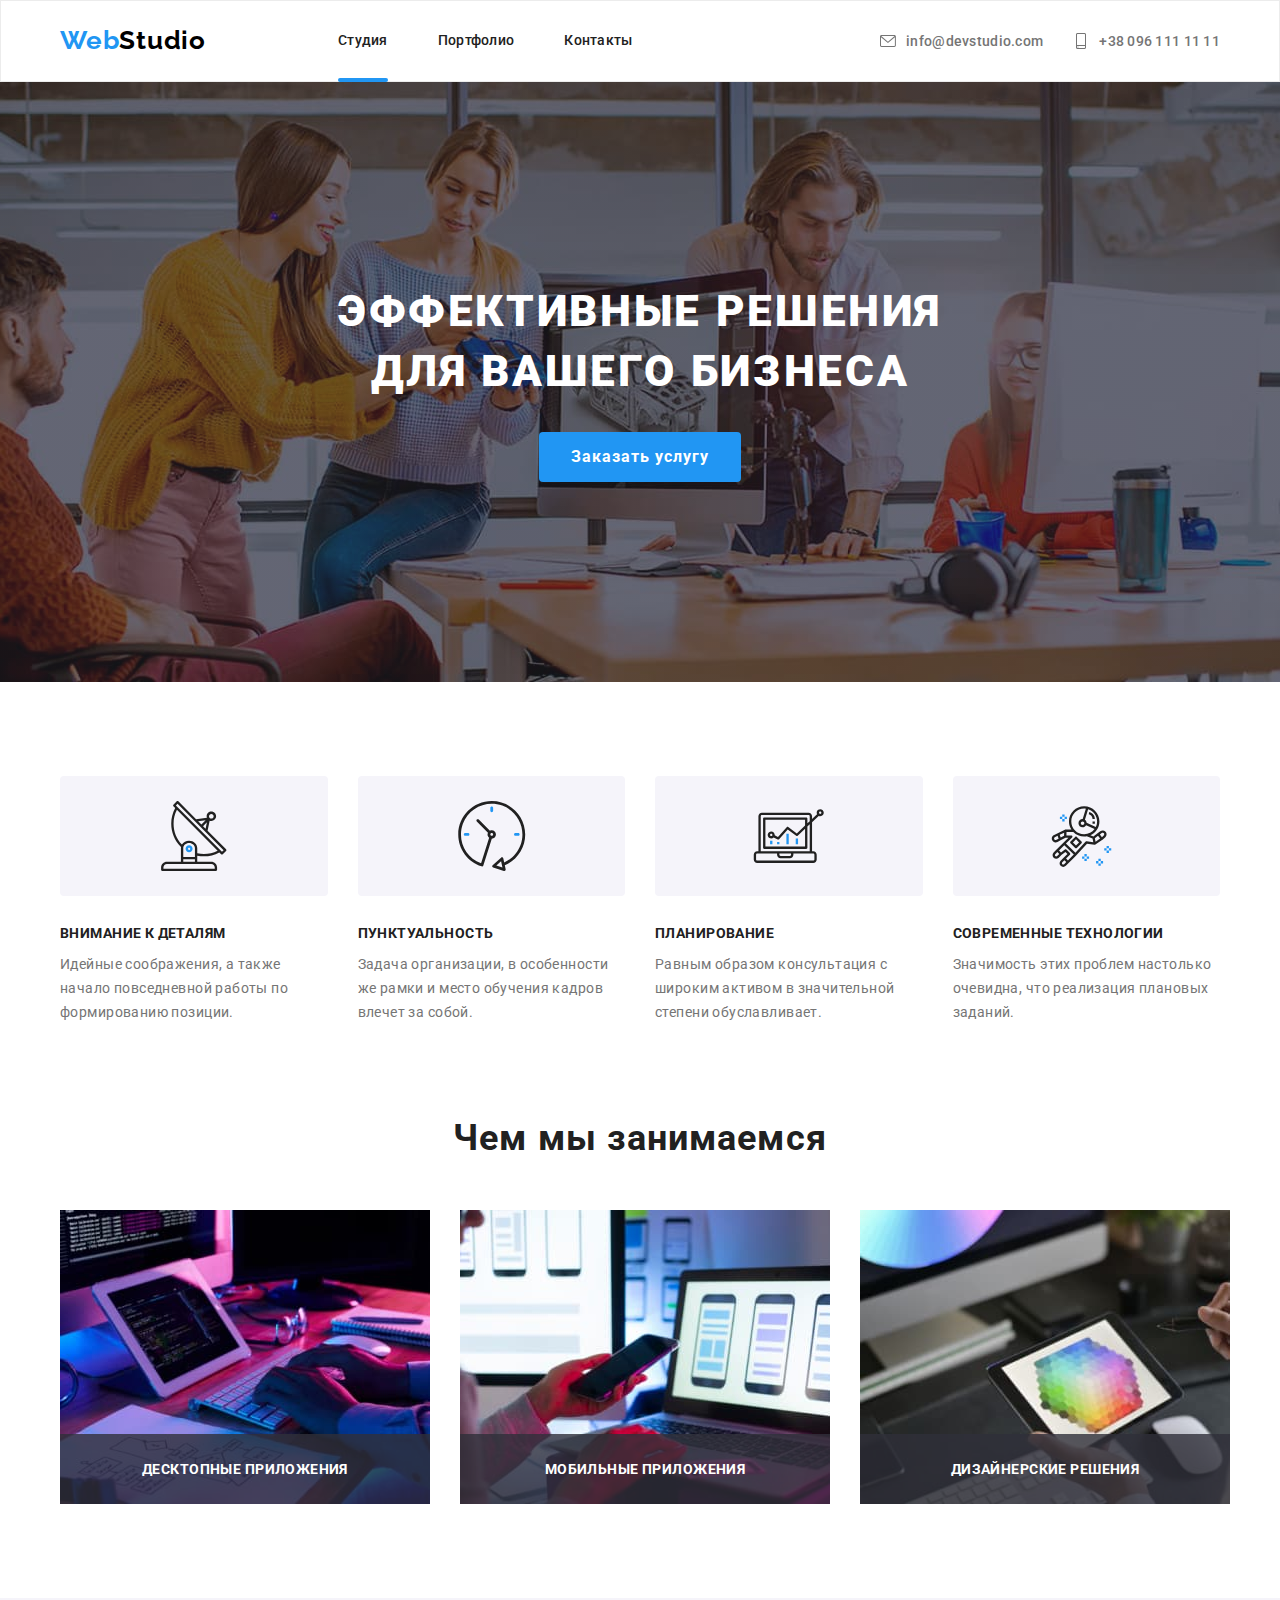
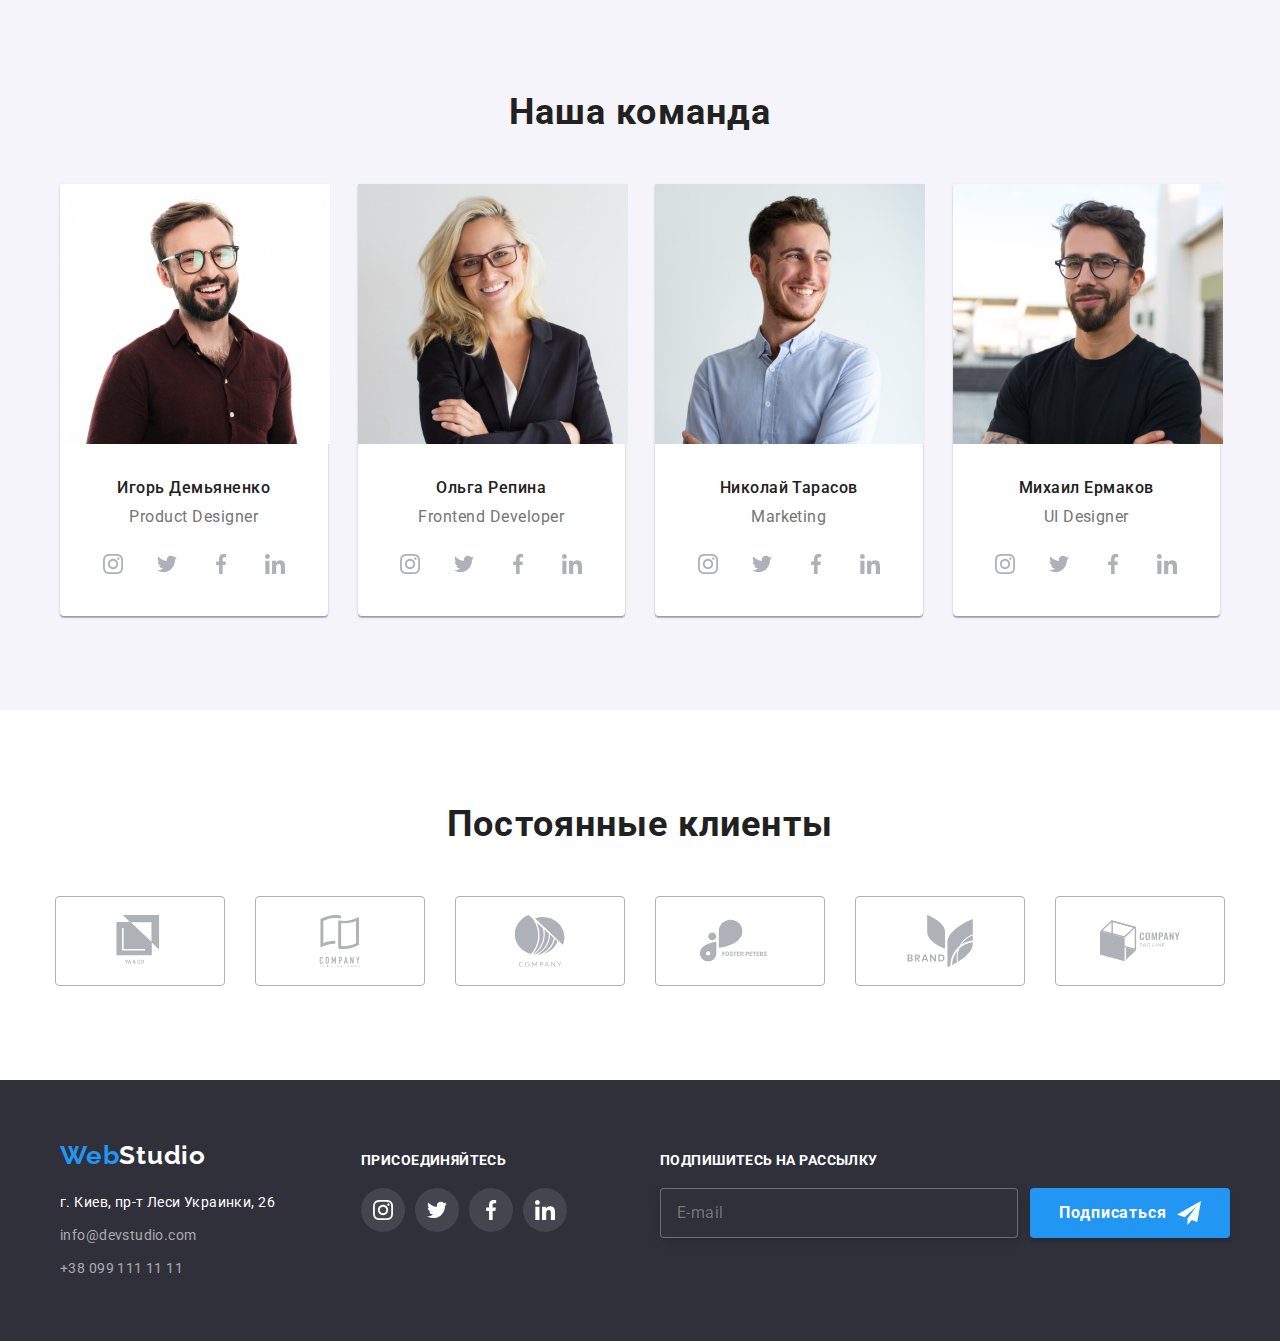
<file: index.html>
<!DOCTYPE html>
<html lang="ru">
  <head>
    <link rel="stylesheet" href="./css/styles.css" />
    <link
      href="https://fonts.googleapis.com/css2?family=Roboto:wght@400;500;700;900&display=swap"
      rel="stylesheet"
    />
    <link
      href="https://fonts.googleapis.com/css2?family=Raleway:wght@400;700&display=swap"
      rel="stylesheet"
    />
    <link rel="stylesheet" href="https://cdnjs.cloudflare.com/ajax/libs/modern-normalize/1.0.0/modern-normalize.min.css">
    <meta charset="UTF-8" />
    <meta name="viewport" content="width=device-width, initial-scale=1.0" />
    <title>Document</title>
  </head>
  <body>
    <header class="page-header">
      <div class="container main-nav">
      <nav class="site-nav">
        <a href="./index.html" class="logo"><span>Web</span>Studio </a>
        <menu class="site-nav-list">
          <li class="item"><a href="./index.html" class="link current-page">Студия</a>
          </li>
          <li class="item"><a href="./portfolio.html" class="link">Портфолио</a>
        </li>
          <li class="item"><a href="./contacts" class="link">Контакты</a>
        </li>
        </menu>
      </nav>
      <ul class="cont-nav">
        <li class="item">
          <a href="mailto:info@devstudio.com" class="cont-nav-link">
            <svg class="header-icon envelope">
              <use href="./sprite.svg#icon-envelope-hover"></use>
            </svg>
            <p>info@devstudio.com</p>
          </a>
        </li>
        <li class="item">
          <a href="tel:+380961111111" class="cont-nav-link">
              <svg class="header-icon">
                <use href="./sprite.svg#icon-smartphone"></use>
              </svg>
              <p>+38 096 111 11 11</p>
            </a>
        </li>
      </ul>
      </div>
    </header>
    <main>
      <section class="hero">
        <h1 class="title">Эффективные решения <br /> для вашего бизнеса</h1>
        <a href="#" class="button" data-modal-open>Заказать услугу</a>
        <div class="backdrop is-hidden" data-modal>
          <div class="modal">
            <button class="modal-close" data-modal-close>
              <svg class="modal-icon-close">
                <use href="./sprite.svg#icon-close-black-18dp"></use>
              </svg>
            </button>
            <div class="modal-form-flex">
            <p class="modal-title">Оставьте свои данные, мы вам перезвоним</p>
            <form class="modal-form">
              <div class="input-flex">
              <label class="modal-label" for="name">Имя</label>
              <input class="modal-input" type="text" name="name" id="name">
              <svg class="modal-icon">
                <use href="./sprite.svg#icon-person-black-18dp-1"></use>
              </svg>
              </div>
              <div class="input-flex">
              <label class="modal-label" for="tel">Телефон</label>
              <input class="modal-input" type="tel" name="tel" id="tel">
              <svg class="modal-icon">
                <use href="./sprite.svg#icon-phone-black-18dp-1"></use>
              </svg>
              </div>
              <div class="input-flex">
              <label class="modal-label" for="email">Почта</label>
              <input class="modal-input" type="email" name="email" id="email">
              <svg class="modal-icon">
                <use href="./sprite.svg#icon-email-black-18dp-1"></use>
              </svg>
              </div>
              <div class="input-flex">
              <label class="modal-label" for="comment">Комментарий</label>
              <textarea class="modal-comment modal-input" name="comment" rows="15"  placeholder="Введите текст" id="comment">
              </textarea>
              </div>
              <div class="input-flex">
              <div class="checkbox-flex">
              <label class="modal-label checkbox-label">
                <input class="checkbox" type="checkbox" name="checkbox">
                <span class="checkbox-icon"></span>Соглашаюсь с рассылкой и принимаю<a class="checkbox-link" href="#">&nbsp;Условия договора</a>
              </label>
              </div>
              </div>
            </form>
            <button class="send-button" type="submit">Отправить
            </button>
            </div>
            </div>
        </div>
     </section>
      <section class="features">
        <div class="container">
          <ul class="feat-list">
            <li class="feat-item">
              <div class="feat-icon-container">
              <svg class="feat-icon">
                <use href="./sprite.svg#icon-antenna"></use>
              </svg>
              </div>
              <h4 class="feat-title">Внимание к деталям</h4>
              <p class="feat-text">
                Идейные соображения, а также начало повседневной работы по
                формированию позиции.
              </p>
            </li>
            <li class="feat-item">
              <div class="feat-icon-container">
                <svg class="feat-icon">
                  <use href="./sprite.svg#icon-clock"></use>
                </svg>
              </div>
              <h4 class="feat-title">Пунктуальность</h4>
              <p class="feat-text">
                Задача организации, в особенности же рамки и место обучения кадров
                влечет за собой.
              </p>
            </li>
            <li class="feat-item">
              <div class="feat-icon-container">
                <svg class="feat-icon">
                  <use href="./sprite.svg#icon-diagram"></use>
                </svg>
              </div>
              <h4 class="feat-title">Планирование</h4>
              <p class="feat-text">
                Равным образом консультация с широким активом в значительной
                степени обуславливает.
              </p>
            </li>
            <li class="feat-item">
              <div class="feat-icon-container">
                <svg class="feat-icon">
                  <use href="./sprite.svg#icon-astronaut"></use>
                </svg>
              </div>
              <h4 class="feat-title">Современные технологии</h4>
              <p class="feat-text">
                Значимость этих проблем настолько очевидна, что реализация
                плановых заданий.
              </p>
            </li>
          </ul>
        </div>
      </section>
      <section class="examples">
        <div class="container">
        <h2 class="smaller-title">Чем мы занимаемся</h2>
        <ul class="examples-list">
          <li class="item">
            <div class="thumb">
              <img src="images/img1.jpg" alt="img1" width="370px" class="ex-image" />
              <div class="text-container">
             <p class="image-text">Десктопные приложения</p>
              </div>
          </div>
          </li>
          <li class="item">
            <div class="thumb">
              <img src="images/img2.jpg" alt="img2" width="370px" class="ex-image" />
              <div class="text-container">
          <p class="image-text">Мобильные приложения</p>
          </div>
          </div>
          </li>
          <li class="item">
            <div class="thumb">
            <img src="images/img3.jpg" alt="img3" width="370px" class="ex-image" />
            <div class="text-container">
          <p class="image-text">Дизайнерские решения</p>
          </div>
        </div>
          </li>
        </ul>
        </div>
      </section>
      <section class="team">
        <div class="container">
        <h2 class="smaller-title">Наша команда</h2>
        <ul class="team-list">
          <li class="team-card">
            <img src="images/img4.jpg" alt="Игорь Демьяненко" width="270px" class="team-photo" />
            <h3 class="team-title">Игорь Демьяненко</h3>
            <p class="name">Product Designer</p>
            <ul class="team-icon-list">
              <li class="team-icon-item">
                <a href="index.html" class="team-button">
                  <svg class="icon">
                    <use href="./sprite.svg#icon-instagram"></use>
                  </svg>
                </a>
              </li>
              <li class="team-icon-item">
                <a href="index.html" class="team-button">
                  <svg class="icon">
                    <use href="./sprite.svg#icon-twitter"></use>
                  </svg>
                </a>
              </li>
              <li class="team-icon-item">
                <a href="index.html" class="team-button">
                  <svg class="icon">
                    <use href="./sprite.svg#icon-facebook"></use>
                  </svg>
                </a>
              </li>
              <li class="team-icon-item">
                <a href="index.html" class="team-button">
                  <svg class="icon">
                    <use href="./sprite.svg#icon-linkedin">
                    </use>
                  </svg>
                </a>
              </li>
            </ul>
          </li>
          <li class="team-card">
            <img src="images/img5.jpg" alt="Ольга Репина" width="270px" class="team-photo" />
            <h3 class="team-title">Ольга Репина</h3>
            <p class="name">Frontend Developer</p>
            <ul class="team-icon-list">
              <li class="team-icon-item">
                <a href="index.html" class="team-button">
                  <svg class="icon">
                    <use href="./sprite.svg#icon-instagram"></use>
                  </svg>
                </a>
              </li>
              <li class="team-icon-item">
                <a href="index.html" class="team-button">
                  <svg class="icon">
                    <use href="./sprite.svg#icon-twitter"></use>
                  </svg>
                </a>
              </li>
              <li class="team-icon-item">
                <a href="index.html" class="team-button">
                  <svg class="icon">
                    <use href="./sprite.svg#icon-facebook"></use>
                  </svg>
                </a>
              </li>
              <li class="team-icon-item">
                <a href="index.html" class="team-button">
                  <svg class="icon">
                    <use href="./sprite.svg#icon-linkedin"></use>
                  </svg>
                </a>
              </li>
            </ul>
          </li>
          <li class="team-card">
            <img src="images/img6.jpg" alt="Николай Тарасов" width="270px" class="team-photo" />
            <h3 class="team-title">Николай Тарасов</h3>
            <p class="name">Marketing</p> 
            <ul class="team-icon-list">
              <li class="team-icon-item">
                <a href="index.html" class="team-button">
                  <svg class="icon">
                    <use href="./sprite.svg#icon-instagram"></use>
                  </svg>
                </a>
              </li>
              <li class="team-icon-item">
                <a href="index.html" class="team-button">
                  <svg class="icon">
                    <use href="./sprite.svg#icon-twitter"></use>
                  </svg>
                </a>
              </li>
              <li class="team-icon-item">
                <a href="index.html" class="team-button">
                  <svg class="icon">
                    <use href="./sprite.svg#icon-facebook"></use>
                  </svg>
                </a>
              </li>
              <li class="team-icon-item">
                <a href="index.html" class="team-button">
                  <svg class="icon">
                    <use href="./sprite.svg#icon-linkedin"></use>
                  </svg>
                </a>
              </li>
            </ul>
          </li>
          <li class="team-card">
            <img src="images/img7.jpg" alt="Михаил Ермаков" width="270px" class="team-photo" />
            <h3 class="team-title">Михаил Ермаков</h3>
            <p class="name">UI Designer</p>
            <ul class="team-icon-list">
              <li class="team-icon-item">
                <a href="index.html" class="team-button">
                  <svg class="icon">
                    <use href="./sprite.svg#icon-instagram"></use>
                  </svg>
                </a>
              </li>
              <li class="team-icon-item">
                <a href="index.html" class="team-button">
                  <svg class="icon">
                    <use href="./sprite.svg#icon-twitter"></use>
                  </svg>
                </a>
              </li>
              <li class="team-icon-item">
                <a href="index.html" class="team-button">
                  <svg class="icon">
                    <use href="./sprite.svg#icon-facebook"></use>
                  </svg>
                </a>
              </li>
              <li class="team-icon-item">
                <a href="index.html" class="team-button">
                  <svg class="icon">
                    <use href="./sprite.svg#icon-linkedin"></use>
                  </svg>
                </a>
              </li>
            </ul>
          </li>
        </ul>
      </div>
        </section>
        <section class="clients">
          <div class="container">
          <h2 class="smaller-title">Постоянные клиенты</h2>
          <ul class="clients-list">
            <li class="clients-item">
              <a href="" class="clients-button">
              <svg class="clients-icon">
                <use href="./sprite.svg#icon-logo1"></use>
              </svg>
              </a>
            </li>
            <li class="clients-item">
              <a href="" class="clients-button">
              <svg class="clients-icon">
                <use href="./sprite.svg#icon-logo2"></use>
              </svg>
              </a>
            </li>
            <li class="clients-item">
              <a href="" class="clients-button">
              <svg class="clients-icon">
                <use href="./sprite.svg#icon-logo3"></use>
              </svg>
              </a>
            </li>
            <li class="clients-item">
              <a href="" class="clients-button">
              <svg class="clients-icon">
                <use href="./sprite.svg#icon-logo4"></use>
              </svg>
              </a>
            </li>
            <li class="clients-item">
              <a href="" class="clients-button">
              <svg class="clients-icon">
                <use href="./sprite.svg#icon-logo5"></use>
              </svg>
              </a>
            </li>
            <li class="clients-item">
              <a href="" class="clients-button">
              <svg class="clients-icon">
                <use href="./sprite.svg#icon-logo6"></use>
              </svg>
              </a>
            </li>
          </ul>
          </div>
        </section>
    </main>
    <footer class="footer">
      <div class="container right-positioner">
        <div class="left">
        <div class="foot-logo-item">
      <a href="./index.html" class="logo"><span>Web</span>Studio</a>
      </div>
      <ul class="foot-list">
        <li class="item">
          <p class="address">г. Киев, пр-т Леси Украинки, 26</p>
        </li>
        <li class="item">
          <a href="mailto:info@devstudio.com" class="link"
            >info@devstudio.com</a>
        </li>
        <li class="item">
          <a href="tel:+380991111111" class="link">+38 099 111 11 11</a>
        </li>
      </ul>
      </div>
      <div class="right">
      <ul class="foot-icon-list">
        <p class="foot-icon-title">Присоединяйтесь</p>
        <div class="foot-icon-flex">
        <li class="foot-icon-item">
          <a href="index.html" class="foot-button">
            <svg class="icon">
              <use href="./sprite.svg#icon-instagram"></use>
            </svg>
          </a>
        </li>
        <li class="foot-icon-item">
          <a href="index.html" class="foot-button">
            <svg class="icon">
              <use href="./sprite.svg#icon-twitter"></use>
            </svg>
          </a>
        </li>
        <li class="foot-icon-item">
          <a href="index.html" class="foot-button">
            <svg class="icon">
              <use href="./sprite.svg#icon-facebook"></use>
            </svg>
          </a>
        </li>
        <li class="foot-icon-item">
          <a href="index.html" class="foot-button">
            <svg class="icon">
              <use href="./sprite.svg#icon-linkedin"></use>
            </svg>
          </a>
        </li>
        </div>
      </ul>
      </div>
      <div class="form-flex">
        <p class="form-title">Подпишитесь на рассылку</p>
        <form class="form-input-flex">
          <input class="email-form" type="email" name="email" placeholder="E-mail">
          <button class="form-button">Подписаться
            <svg class="form-icon">
              <use href="./sprite.svg#icon-icon-send"></use>  
          </svg>
        </button>
        </form>
      </div>
      </div>
    </footer>
    <script src="./js/modal.js"></script>
  </body>
</html>
</file>
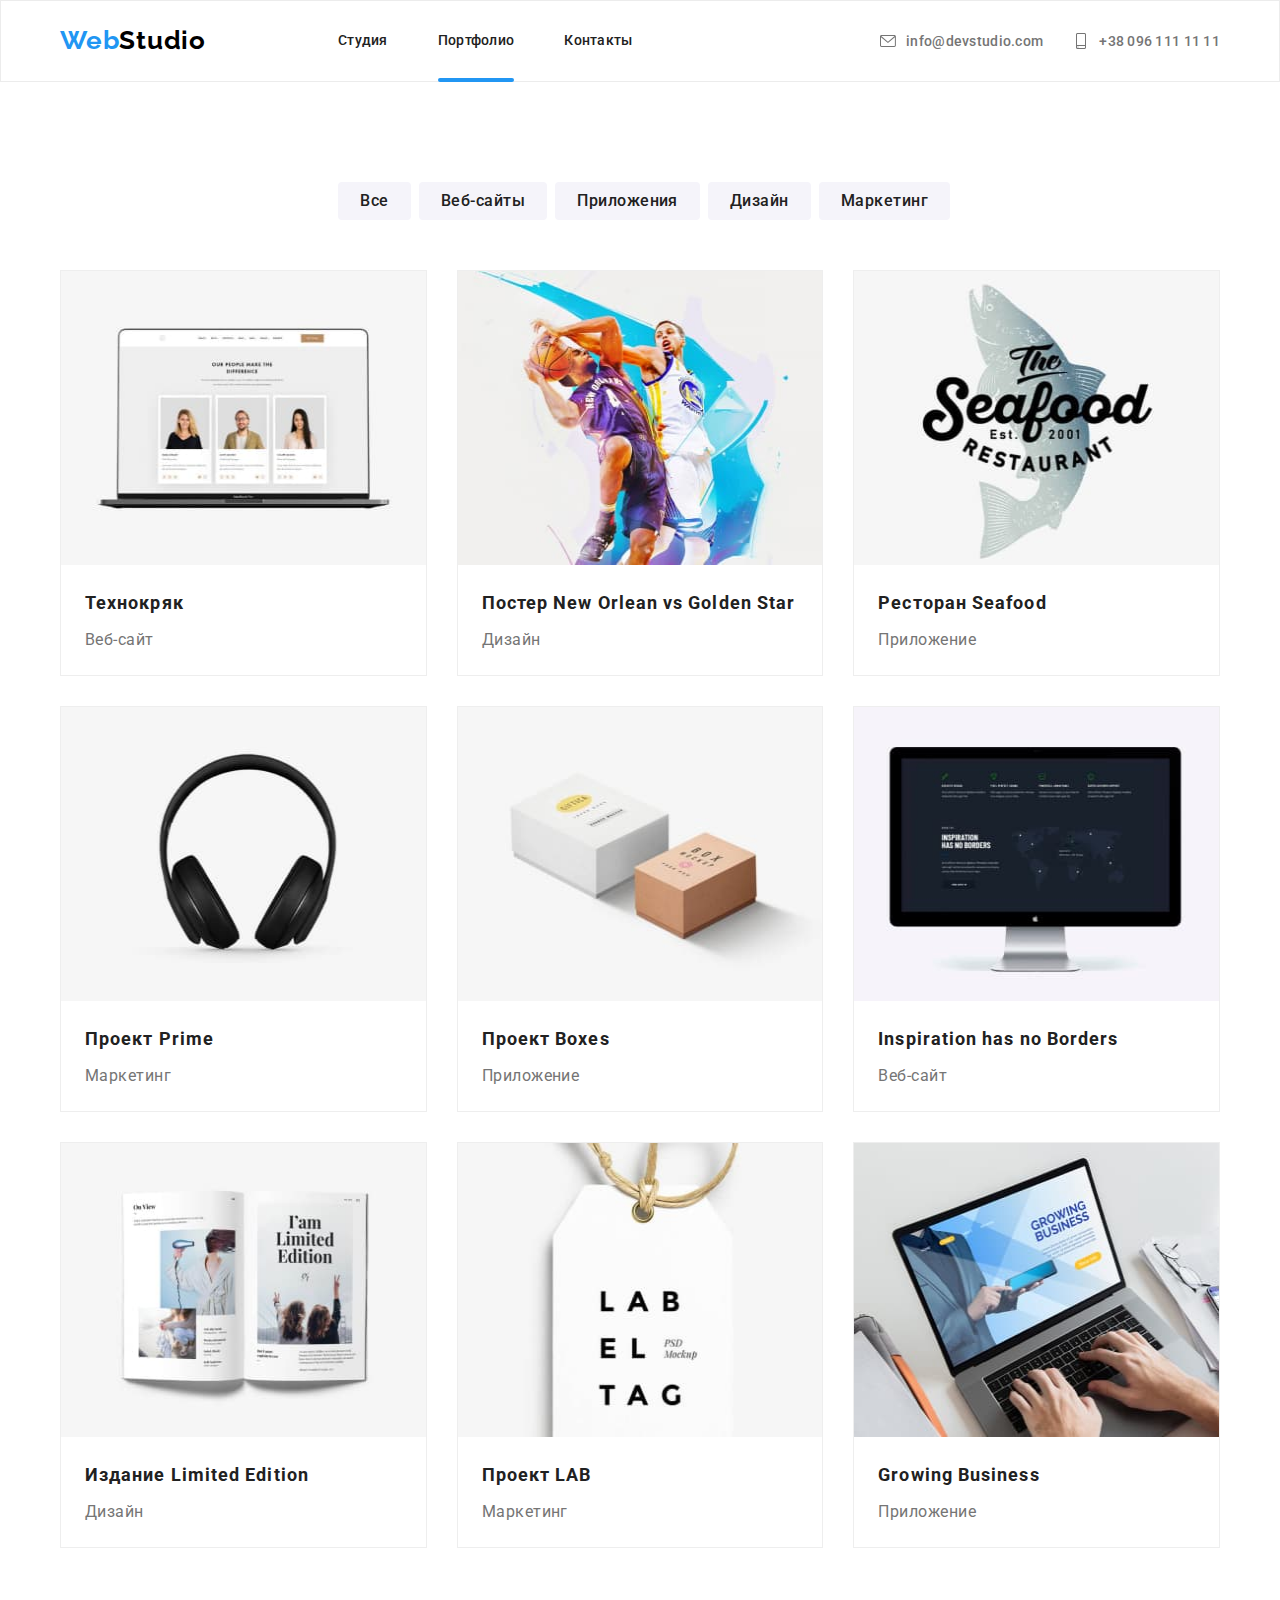
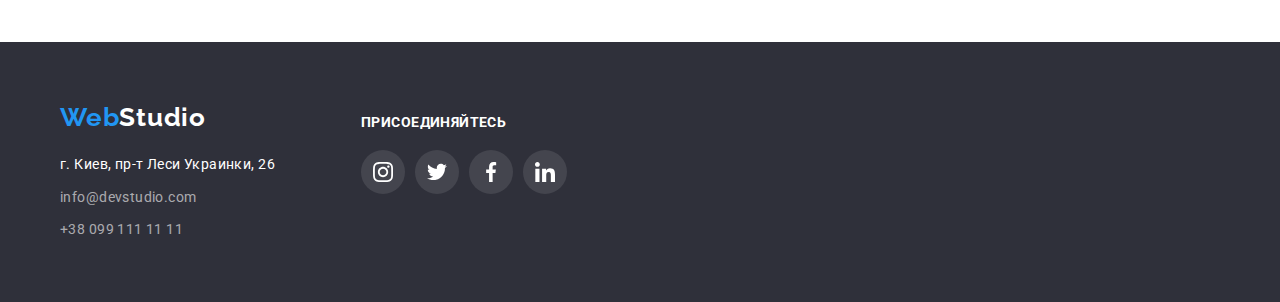
<file: portfolio.html>
<!DOCTYPE html>
<html lang="ru">
<head>
  <link rel="stylesheet" href="./css/styles.css" />
  <link href="https://fonts.googleapis.com/css2?family=Roboto:wght@400;500;700;900&display=swap" rel="stylesheet" />
  <link href="https://fonts.googleapis.com/css2?family=Raleway:wght@400;700&display=swap" rel="stylesheet" />
  <link rel="stylesheet" href="https://cdnjs.cloudflare.com/ajax/libs/modern-normalize/1.0.0/modern-normalize.min.css">
  <meta charset="UTF-8" />
  <meta name="viewport" content="width=device-width, initial-scale=1.0" />
  <title>Document</title>
</head>

<body>
  <header class="page-header">
    <div class="container main-nav">
      <nav class="site-nav">
        <a href="./index.html" class="logo"><span>Web</span>Studio </a>
        <menu class="site-nav-list">
          <li class="item"><a href="./index.html" class="link">Студия</a>
          </li>
          <li class="item"><a href="./portfolio.html" class="link  current-page">Портфолио</a>
          </li>
          <li class="item"><a href="./contacts" class="link">Контакты</a>
          </li>
        </menu>
      </nav>
      <ul class="cont-nav">
        <li class="item">
          <a href="mailto:info@devstudio.com" class="cont-nav-link">
            <svg class="header-icon envelope">
              <use href="./sprite.svg#icon-envelope-hover"></use>
            </svg>
            <p>info@devstudio.com</p>
          </a>
        </li>
        <li class="item">
          <a href="tel:+380961111111" class="cont-nav-link">
            <svg class="header-icon">
              <use href="./sprite.svg#icon-smartphone"></use>
            </svg>
            <p>+38 096 111 11 11</p>
          </a>
        </li>
      </ul>
    </div>
  </header>
    <main>
    <section class="portfolio">
      <div class="container">
      <ul class="p-buttons">
        <li><button class="button">Все</button></li>
        <li><button class="button">Веб-сайты</button></li>
        <li><button class="button">Приложения</button></li>
        <li><button class="button">Дизайн</button></li>
        <li><button class="button">Маркетинг</button></li>
      </ul>
      <ul class="p-list">
        <li class="p-card">
        <div class="p-image-box">
        <img src="./images/portfolio-images/img.jpg" alt="image" class="p-photo" />
        <div class="overlay"><p class="overlay-text">Технокряк это современная площадка распространения коронавируса. Компании используют эту платформу для цифрового
        шпионажа и атак на защищённые сервера конкурентов.</p>
        </div>
        </div>        
        <p class="p-title">Технокряк</p>
        <p class="p-text">Веб-сайт</p>
        </li>
        <li class="p-card">
          <div class="p-image-box">
        <img src="./images/portfolio-images/img1.jpg" alt="image" class="p-photo" />
        <div class="overlay">
          <p class="overlay-text">Технокряк это современная площадка распространения коронавируса. Компании используют эту
            платформу для цифрового
            шпионажа и атак на защищённые сервера конкурентов.</p>
        </div>
        </div>
        <p class="p-title">Постер New Orlean vs Golden Star</p>
        <p class="p-text">Дизайн</p>
      </li>
      <li class="p-card">
        <div class="p-image-box">
        <img src="./images/portfolio-images/img2.jpg" alt="image" class="p-photo" />
        <div class="overlay">
          <p class="overlay-text">Технокряк это современная площадка распространения коронавируса. Компании используют эту
            платформу для цифрового
            шпионажа и атак на защищённые сервера конкурентов.</p>
        </div>
        </div>
        <p class="p-title">Ресторан Seafood</p>
        <p class="p-text">Приложение</p>
        </li>
        <li class="p-card">
          <div class="p-image-box">
        <img src="./images/portfolio-images/img3.jpg" alt="image" class="p-photo" />
        <div class="overlay">
          <p class="overlay-text">Технокряк это современная площадка распространения коронавируса. Компании используют эту
            платформу для цифрового
            шпионажа и атак на защищённые сервера конкурентов.</p>
        </div>
        </div>
        <p class="p-title">Проект Prime</p>
        <p class="p-text">Маркетинг</p>
        </li>
        <li class="p-card">
          <div class="p-image-box">
        <img src="./images/portfolio-images/img4.jpg" alt="image" class="p-photo" />
        <div class="overlay">
          <p class="overlay-text">Технокряк это современная площадка распространения коронавируса. Компании используют эту
            платформу для цифрового
            шпионажа и атак на защищённые сервера конкурентов.</p>
        </div>
        </div>
        <p class="p-title">Проект Boxes</p>
        <p class="p-text">Приложение</p>
        </li>
        <li class="p-card">
          <div class="p-image-box">
        <img src="./images/portfolio-images/img5.jpg" alt="image" class="p-photo" />
        <div class="overlay">
          <p class="overlay-text">Технокряк это современная площадка распространения коронавируса. Компании используют эту
            платформу для цифрового
            шпионажа и атак на защищённые сервера конкурентов.</p>
        </div>
        </div>
        <p class="p-title">Inspiration has no Borders</p>
        <p class="p-text">Веб-сайт</p>
        </li>
         <li class="p-card">
          <div class="p-image-box">
        <img src="./images/portfolio-images/img6.jpg" alt="image" class="p-photo" />
        <div class="overlay">
          <p class="overlay-text">Технокряк это современная площадка распространения коронавируса. Компании используют эту
            платформу для цифрового
            шпионажа и атак на защищённые сервера конкурентов.</p>
        </div>
        </div>
        <p class="p-title">Издание Limited Edition</p>
        <p class="p-text">Дизайн</p>
        </li>
        <li class="p-card">
          <div class="p-image-box">
        <img src="./images/portfolio-images/img7.jpg" alt="image" class="p-photo" />
        <div class="overlay">
          <p class="overlay-text">Технокряк это современная площадка распространения коронавируса. Компании используют эту
            платформу для цифрового
            шпионажа и атак на защищённые сервера конкурентов.</p>
        </div>
        </div>
        <p class="p-title">Проект LAB</p>
        <p class="p-text">Маркетинг</p>
        </li>     
        <li class="p-card">
          <div class="p-image-box">
        <img src="./images/portfolio-images/img8.jpg" alt="image" class="p-photo" />
        <div class="overlay">
          <p class="overlay-text">Технокряк это современная площадка распространения коронавируса. Компании используют эту
            платформу для цифрового
            шпионажа и атак на защищённые сервера конкурентов.</p>
        </div>
        </div>
        <p class="p-title">Growing Business</p>
        <p class="p-text">Приложение</p>
        </li>
      </ul>
      </div>
    </section>
    </main>
  <footer class="footer">
    <div class="container right-positioner">
      <div class="left">
        <div class="foot-logo-item">
          <a href="./index.html" class="logo"><span>Web</span>Studio</a>
        </div>
        <ul class="foot-list">
          <li class="item">
            <p class="address">г. Киев, пр-т Леси Украинки, 26</p>
          </li>
          <li class="item">
            <a href="mailto:info@devstudio.com" class="link">info@devstudio.com</a>
          </li>
          <li class="item">
            <a href="tel:+380991111111" class="link">+38 099 111 11 11</a>
          </li>
        </ul>
      </div>
      <div class="right">
        <ul class="foot-icon-list">
          <p class="foot-icon-title">Присоединяйтесь</p>
          <div class="foot-icon-flex">
            <li class="foot-icon-item">
              <a href="index.html" class="foot-button">
                <svg class="icon">
                  <use href="./sprite.svg#icon-instagram"></use>
                </svg>
              </a>
            </li>
            <li class="foot-icon-item">
              <a href="index.html" class="foot-button">
                <svg class="icon">
                  <use href="./sprite.svg#icon-twitter"></use>
                </svg>
              </a>
            </li>
            <li class="foot-icon-item">
              <a href="index.html" class="foot-button">
                <svg class="icon">
                  <use href="./sprite.svg#icon-facebook"></use>
                </svg>
              </a>
            </li>
            <li class="foot-icon-item">
              <a href="index.html" class="foot-button">
                <svg class="icon">
                  <use href="./sprite.svg#icon-linkedin"></use>
                </svg>
              </a>
            </li>
          </div>
        </ul>
      </div>
    </div>
  </footer>
  </body>
</html>
</file>
<file: css/styles.css>
html {
  box-sizing: border-box;
}
*,
*::before,
*::after {
  box-sizing: inherit;
  margin: 0;
}
:root {
  --secondary-text-color: #757575;
  --primary-text-color: #212121;
  --accent-color: #2196f3;
  --hero-color: #2f303a;
  --primary-white-color: #fff;
}
body {
  font-family: Roboto, sans-serif;
  text-decoration: none;
  background-color: #fff;
  color: var(--primary-text-color);
}
.link {
  text-decoration: none;
}
.smaller-title {
  margin-top: 0;
  font-family: Roboto;
  font-weight: bold;
  font-size: 36px;
  line-height: 1.16;
  text-align: center;
  letter-spacing: 0.03em;
  color: var(--primary-text-color);
  margin-bottom: 50px;
}
.button {
  border-radius: 4px;
  border: none;
  display: inline-block;
  text-align: center;
}
.container {
  margin-left: auto;
  margin-right: auto;
  width: 1200px;
  padding-left: 20px;
  padding-right: 20px;
}
/* header */
.page-header {
  background-color: #fff;
  border-top: 0;
  border-left: 0;
  border-right: 0;
  border: 1px solid #ececec;
}
.main-nav {
  display: flex;
}

.site-nav,
.site-nav-list {
  background-color: var(--primary-white-color);
  list-style: none;
  display: flex;
  text-align: center;
  align-items: center;
}
.site-nav-list {
}
.site-nav .item + .item {
  margin-left: 50px;
}
.site-nav .item {
  display: flex;
  align-items: center;
}
.site-nav .link {
  text-align: center;
  display: block;
  color: var(--primary-text-color);
  font-family: Roboto;
  font-weight: 500;
  font-size: 14px;
  line-height: 1.14;
  letter-spacing: 0.02em;
  padding-bottom: 32px;
  padding-top: 32px;
  position: relative;

  transition-property: color;
  transition-duration: 250ms;
  transition-timing-function: cubic-bezier(0.4, 0, 0.2, 1);
}
.site-nav .link:hover,
.site-nav .link:focus {
  color: var(--accent-color);
}
.link.current-page {
}
.link.current-page:after {
  position: absolute;
  content: '';
  width: 100%;
  height: 4px;
  background-color: var(--accent-color);
  border-radius: 2px;
  bottom: 0;
  left: 0;
  transform: translateY(25%);
}
.site-nav .link:active {
  opacity: 1;
}
.cont-nav .item + .item {
  margin-left: 30px;
}
.cont-nav {
  list-style: none;
  display: flex;
  align-items: center;
  margin-left: auto;
}
.cont-nav .cont-nav-link {
  display: flex;
  text-decoration: none;
  font-family: Roboto;
  font-weight: 500;
  font-size: 14px;
  line-height: 16px;
  letter-spacing: 0.02em;
  color: var(--secondary-text-color);

  transition-property: color;
  transition-duration: 250ms;
  transition-timing-function: cubic-bezier(0.4, 0, 0.2, 1);
}
.cont-nav-link:hover {
  color: var(--accent-color);
}
.cont-nav-link:hover .header-icon {
  fill: vaR(--accent-color);
}
.header-icon {
  max-height: 16px;
  max-width: 16px;
  margin: 0px;
  margin-right: 10px;
  fill: var(--secondary-text-color);

  transition-property: fill;
  transition-duration: 250ms;
  transition-timing-function: cubic-bezier(0.4, 0, 0.2, 1);
}

/* .logo */
.logo {
  text-decoration: none;
  font-family: Raleway;
  font-weight: bold;
  font-size: 26px;
  line-height: 1.19;
  letter-spacing: 0.03em;
  color: black;
  margin-right: 92px;
  margin-top: 24px;
  margin-bottom: 25px;
}
.logo span {
  color: #2196f3;
}

/* .hero */
.hero {
  height: 600px;
  max-width: 1600px;
  background-color: var(--hero-color);
  text-align: center;
  margin-top: 0;
  margin-bottom: 0;
  margin-left: auto;
  margin-right: auto;
  padding-bottom: 200px;
  padding-top: 200px;
  background-image: linear-gradient(
      rgba(47, 48, 58, 0.4),
      rgba(47, 48, 58, 0.4)
    ),
    url(../images/hero-bg.jpg);
  background-size: cover;
  background-repeat: no-repeat;
  background-position: center;
}
.hero .title {
  margin-top: 0;
  margin-bottom: 30px;
  font-family: Roboto;
  font-weight: 900;
  font-size: 44px;
  line-height: 1.36;
  letter-spacing: 0.06em;
  text-transform: uppercase;
  color: #fff;
}
.hero .button {
  min-width: 136px;
  padding: 10px 32px 10px 32px;
  font-family: Roboto;
  color: white;
  background-color: var(--accent-color);
  font-weight: bold;
  font-size: 16px;
  line-height: 1.87;
  align-items: center;
  text-align: center;
  letter-spacing: 0.06em;
  text-decoration: none;

  transition-property: background-color, color;
  transition-duration: 250ms;
  transition-timing-function: cubic-bezier(0.4, 0, 0.2, 1);
}
.hero .button:hover,
.hero .button:focus {
  background-color: #fff;
  color: var(--accent-color);
}

/* modal */
.backdrop {
  position: fixed;
  top: 0;
  left: 0;
  width: 100%;
  height: 100%;
  background-color: rgba(0, 0, 0, 0.2);

  transition: opacity 250ms cubic-bezier(0.4, 0, 0.2, 1);
}
.backdrop.is-hidden {
  opacity: 0;
  pointer-events: none;
}
.backdrop.is-hidden .modal {
  transform: scale(0.7) translate(-50%, -50%);
}
.modal {
  position: absolute;
  top: 50%;
  left: 50%;
  width: 528px;
  height: 581px;
  background-color: #fff;
  box-shadow: 0px 1px 3px rgba(0, 0, 0, 0.12), 0px 1px 1px rgba(0, 0, 0, 0.14),
    0px 2px 1px rgba(0, 0, 0, 0.2);
  border-radius: 4px;

  transform: translate(-50%, -50%) scale(1);
  transition: transform 250ms cubic-bezier(0.4, 0, 0.2, 1);
  transform-origin: center;

  z-index: 1;
}
.modal-close {
  display: flex;
  justify-content: center;
  align-items: center;
  padding: 0;
  margin: 0;
  margin-left: auto;
  margin-top: 8px;
  margin-right: 8px;
  width: 30px;
  height: 30px;
  border: 1px solid rgba(0, 0, 0, 0.1);
  border-radius: 50%;
  background-color: #fff;
  outline: none;
}
.modal-icon-close {
  width: 18px;
  height: 18px;
  fill: #000000;

  transition: fill 250ms cubic-bezier(0.4, 0, 0.2, 1);
}
.modal-close:hover .modal-icon-close,
.modal-close:focus .modal-icon-close {
  fill: var(--accent-color);
}
.modal-form-flex {
  margin-left: 40px;
  margin-right: 40px;
}
.modal-form {
  display: flex;
  flex-direction: column;
}
.modal-form .input-flex {
  position: relative;
  display: flex;
  flex-direction: column;
  text-align: left;

  margin-bottom: 10px;
}
.input-flex:focus-within .modal-icon {
  fill: var(--accent-color);
}
.modal-input {
  height: 40px;
  border: 1px solid rgba(33, 33, 33, 0.2);
  box-sizing: border-box;
  border-radius: 4px;
  widows: 100%;
  padding-left: 42px;
  padding-top: 12px;
  padding-bottom: 12px;
  outline: none;
}
.modal-input:focus {
  border-color: var(--accent-color);
}
.modal-input:hover {
  cursor: pointer;
}
.modal-title {
  font-family: Roboto;
  font-weight: bold;
  font-size: 20px;
  line-height: 23px;
  text-align: center;
  letter-spacing: 0.03em;

  margin-bottom: 12px;

  color: var(--primary-text-color);
}
.modal-label {
  font-family: Roboto;
  font-weight: normal;
  font-size: 12px;
  line-height: 14px;
  letter-spacing: 0.01em;

  margin-bottom: 4px;

  color: var(--secondary-text-color);
}
.modal-label {
}
.modal-comment.modal-input {
  resize: none;
  height: 120px;
  padding-left: 16px;
  padding-right: 16px;
  padding-top: 12px;
  padding-bottom: 12px;
}
.modal-comment.modal-input::placeholder {
  font-family: Roboto;
  font-style: normal;
  font-weight: normal;
  font-size: 12px;
  line-height: 14px;
  letter-spacing: 0.01em;

  color: rgba(117, 117, 117, 0.5);
}
.checkbox-flex {
  display: flex;
  align-items: center;
  justify-content: center;
}
.modal-label.checkbox-label {
  display: flex;
  align-items: center;

  margin-bottom: 0;
  font-family: Roboto;
  font-weight: normal;
  font-size: 14px;
  line-height: 24px;
  letter-spacing: 0.03em;

  color: var(--secondary-text-color);
}
.checkbox-flex .checkbox {
  width: 0px;
  height: 0px;

  color: var(--primary-text-color);
  outline: none;

  -webkit-appearance: none;
  -moz-appearance: none;
  appearance: none;
}
.checkbox-flex .checkbox-label:hover {
  cursor: pointer;
}
.checkbox:checked .checkbox-icon {
  fill: #fff;
}
.checkbox-link {
  color: var(--accent-color);
}
.checkbox-icon {
  margin: 0;
  width: 16px;
  height: 15px;
  border: 2px solid var(--primary-text-color);
  border-radius: 2px;
  margin-right: 7px;
}
.checkbox:checked + .checkbox-icon {
  background-color: var(--accent-color);
  background-image: url(../images/svg/icon\ check.svg);
  background-size: contain;
  background-origin: border-box;
  border: 2px solid var(--accent-color);
}
.send-button {
  width: 200px;
  height: 50px;

  font-family: Roboto;
  font-weight: bold;
  font-size: 16px;
  line-height: 30px;
  letter-spacing: 0.06em;
  text-decoration: none;

  color: #ffffff;

  background: var(--accent-color);
  box-shadow: 0px 4px 4px rgba(0, 0, 0, 0.15);
  border-radius: 4px;
  border: none;
  outline: none;

  margin-top: 30px;
}
.send-button:hover,
.send-button:focus {
  cursor: pointer;
}
.modal-icon {
  position: absolute;
  bottom: 18%;
  transform: translateY();
  max-width: 18px;
  max-height: 18px;
  margin-left: 12px;
  fill: var(--primary-text-color);
}
.modal-icon:hover {
  cursor: pointer;
}
/*  features*/
.features {
  padding-top: 94px;
}
.feat-list {
  display: flex;
  list-style: none;
  padding-left: 0;
}
.feat-item {
  width: calc((100% - 90px) / 4);
  text-align: left;
}
.feat-list .feat-item:not(:nth-child(4n)) {
  margin-right: 30px;
}

.features .feat-text {
  margin-top: 0;
  font-family: Roboto;
  color: var(--secondary-text-color);
  font-weight: normal;
  font-size: 14px;
  line-height: 1.72;
  letter-spacing: 0.03em;
}
.features .feat-title {
  margin-top: 0;
  font-family: Roboto;
  font-weight: bold;
  font-size: 14px;
  line-height: 1.14;
  letter-spacing: 0.03em;
  text-transform: uppercase;
  margin-bottom: 10px;
  margin-top: 30px;
}
.feat-icon-container {
  height: 120px;
  width: 100%;
  display: flex;
  padding: 0;
  margin: 0;
  align-items: center;
  background-color: #f5f4fa;
  border-radius: 4px;
}

.feat-icon {
  height: 70px;
}
/* examples */
.examples {
  padding-top: 94px;
  padding-bottom: 94px;
}
.examples-list {
  display: flex;
  list-style: none;
  margin-top: 0;
  padding-left: 0;
  width: calc((100% - 60px) / 3);
}
.ex-image {
  display: block;
  z-index: -1;
}
.examples .item:not(:nth-child(3n)) {
  margin-right: 30px;
}
.examples .item {
  align-items: center;
}
.item .thumb {
  display: flex;
  position: relative;
}

.text-container {
  justify-content: center;
  display: flex;
  align-items: center;
  position: absolute;
  min-height: 70px;
  width: 100%;
  bottom: 0;
  background-color: rgba(47, 48, 58, 0.8);

  z-index: -1;
}
.image-text {
  color: #fff;
  font-family: Roboto;
  font-weight: bold;
  font-size: 14px;
  line-height: 16px;
  text-align: center;
  letter-spacing: 0.03em;
  text-transform: uppercase;
}

/* team */

.team {
  background-color: #f5f4fa;
  margin-top: 0px;
  margin-bottom: 0px;
  padding-top: 94px;
  padding-bottom: 94px;
}
.team-list {
  list-style: none;
  padding-left: 0;
}
.team .name {
  font-family: Roboto;
  font-weight: normal;
  font-size: 16px;
  line-height: 19px;
  text-align: center;
  letter-spacing: 0.03em;
  color: var(--secondary-text-color);
  margin-top: 0;
}
.team .team-title {
  font-family: Roboto;
  font-weight: 500;
  font-size: 16px;
  line-height: 19px;
  text-align: center;
  letter-spacing: 0.03em;
  color: var(--primary-text-color);
  margin-top: 0;
  margin-bottom: 10px;
}
.team-photo {
  margin-bottom: 30px;
}
.team-list {
  display: flex;
}
.team-list .team-card:not(:nth-child(4n)) {
  margin-right: 30px;
}
.team-card {
  box-shadow: 0px 1px 3px rgba(0, 0, 0, 0.12), 0px 1px 1px rgba(0, 0, 0, 0.14),
    0px 2px 1px rgba(0, 0, 0, 0.2);
  border-radius: 0px 0px 4px 4px;
  background-color: #fff;
  width: calc((100% - 90px) / 4);
  text-align: center;
  padding-bottom: 30px;
  align-items: center;
}
.team .name {
  margin-bottom: 0px;
}
.team-icon-list {
  display: flex;
  justify-content: center;
  padding: 0;
  list-style: none;
  margin-top: 16px;
  margin-right: 32px;
  margin-left: 32px;
}
.team-button {
  display: flex;
  width: 44px;
  height: 44px;
  background-color: #fff;
  border: none;
  fill: #afb1b8;
  border-radius: 50%;

  transition-property: background-color, color;
  transition-duration: 250ms;
  transition-timing-function: cubic-bezier(0.4, 0, 0.2, 1);
}
.team-button:hover,
.team-button:focus {
  background-color: var(--accent-color);
  border-radius: 50%;
}
.team-button:hover .icon,
.team-button:focus .icon {
  fill: #fff;
}
.team-icon-item:not(:last-child) {
  margin-right: 10px;
}
.icon {
  max-width: 20px;
  max-height: 20px;
  margin: 12px;
  fill: #afb1b8;
}

/* Clients */
.clients {
  padding-top: 94px;
  padding-bottom: 94px;
}
.clients-list {
  display: flex;
  justify-content: center;
  list-style: none;
  padding-right: 215px;
  padding-left: 215px;
}
.clients-item {
  display: flex;
}
.clients-item:not(:last-child) {
  margin-right: 30px;
}
.clients-button {
  align-items: center;
  justify-content: center;
  display: flex;
  width: 170px;
  height: 90px;
  border: 1px solid #afb1b8;
  border-radius: 4px;

  transition-property: border-color;
  transition-duration: 250ms;
  transition-timing-function: cubic-bezier(0.4, 0, 0.2, 1);
}
.clients-icon {
  max-width: 80px;
  max-height: 52px;
  fill: #afb1b8;

  transition-property: fill;
  transition-duration: 250ms;
  transition-timing-function: cubic-bezier(0.4, 0, 0.2, 1);
}
.clients-button:hover {
  border-color: var(--accent-color);
}
.clients-button:hover .clients-icon {
  fill: var(--accent-color);
}
/* footer */
.footer {
  background-color: #2f303a;
  padding-top: 60px;
  padding-bottom: 60px;
}
.foot-list {
  list-style: none;
  padding-left: 0;
  max-width: 231px;
}
.footer .link {
  font-family: Roboto;
  font-weight: normal;
  font-size: 14px;
  line-height: 1.71;
  letter-spacing: 0.03em;
  color: rgba(255, 255, 255, 0.6);
}
.footer .address {
  color: rgba(255, 255, 255, 1);
  font-family: Roboto;
  font-weight: normal;
  font-size: 14px;
  line-height: 1.71;
  letter-spacing: 0.03em;
}
.footer .logo {
  color: #fff;
  margin-bottom: 20px;
}
.foot-logo-item {
  margin-bottom: 20px;
}
.footer .item:not(:last-child) {
  margin-bottom: 9px;
}
.foot-button {
  display: flex;
  margin: 0px;
  width: 44px;
  height: 44px;
  background-color: rgba(255, 255, 255, 0.1);
  border: none;
  fill: #fff;
  border-radius: 50%;

  transition-property: background-color;
  transition-duration: 250ms;
  transition-timing-function: cubic-bezier(0.4, 0, 0.2, 1);
}

.foot-icon-list {
  justify-content: center;
  padding: 0;
  list-style: none;
  margin: 0;
}
.foot-icon-item:not(:last-child) {
  margin-right: 10px;
}
.foot-button:hover,
.foot-button:focus {
  background-color: var(--accent-color);
  border-radius: 50%;
}
.foot-button:hover .icon,
.foot-button:focus .icon {
  fill: #fff;
}
.foot-button .icon {
  fill: #fff;
}
.foot-icon-title {
  margin-bottom: 20px;
  font-family: Roboto;
  font-weight: bold;
  font-size: 14px;
  line-height: 16px;
  letter-spacing: 0.03em;
  text-transform: uppercase;
  color: #ffffff;
}
.foot-icon-flex {
  display: flex;
}
.right-positioner {
  display: flex;
}
.right {
  margin-top: 12px;
  margin-left: 70px;
}
.left {
  max-width: 231px;
}
.form-title {
  margin-bottom: 20px;
  font-family: Roboto;
  font-weight: bold;
  font-size: 14px;
  line-height: 16px;
  letter-spacing: 0.03em;
  text-transform: uppercase;
  color: #ffffff;
}
.form-flex {
  display: flex;
  margin-top: 12px;
  margin-left: 93px;
  flex-direction: column;
}
.form-input-flex {
  display: flex;
}
.email-form {
  width: 358px;
  height: 50px;
  border: 1px solid rgba(255, 255, 255, 0.3);
  box-sizing: border-box;
  filter: drop-shadow(0px 4px 4px rgba(0, 0, 0, 0.15));
  border-radius: 4px;
  background-color: #2f303a;
  font-family: Roboto;
  font-weight: normal;
  font-size: 16px;
  line-height: 20px;
  display: flex;
  align-items: center;
  letter-spacing: 0.03em;
  color: rgba(255, 255, 255, 0.6);
  outline: none;
  padding-left: 16px;
  padding-top: 15px;
  padding-bottom: 15px;
}
.form-flex-container {
  display: flex;
}

.form-button {
  display: flex;
  align-items: center;
  justify-content: center;

  font-family: Roboto;
  font-weight: bold;
  font-size: 16px;
  line-height: 30px;
  text-align: center;
  letter-spacing: 0.06em;

  color: #ffffff;
  background-color: var(--accent-color);
  width: 200px;
  height: 50px;
  margin-left: 12px;
  outline: none;

  box-shadow: 0px 4px 4px rgba(0, 0, 0, 0.15);
  border-radius: 4px;
  border: none;
}
.form-icon {
  width: 24px;
  margin-left: 10px;
  fill: #fff;
}

/* portfolio */
.portfolio {
  padding-bottom: 94px;
  padding-top: 100px;
}
.p-title {
  font-family: Roboto;
  font-weight: bold;
  font-size: 18px;
  line-height: 2;
  letter-spacing: 0.06em;
  margin-left: 24px;
  margin-right: 24px;
  margin-bottom: 4px;
}
.p-list {
  list-style: none;
  padding-left: 0;
  display: flex;
  flex-wrap: wrap;
  align-items: center;
}
.p-card {
  border: 1px solid #eeeeee;
  width: calc((100% - 60px) / 3);
  margin-left: 0;
  margin-bottom: 30px;

  transition-property: box-shadow;
  transition-duration: 250ms;
  transition-timing-function: cubic-bezier(0.4, 0, 0.2, 1);
}
.p-card:hover,
.p-card:focus {
  box-shadow: 0px 1px 1px rgba(0, 0, 0, 0.12), 0px 4px 4px rgba(0, 0, 0, 0.06),
    1px 4px 6px rgba(0, 0, 0, 0.16);
}
.p-photo {
  max-width: 100%;
}
.p-text {
  font-family: Roboto;
  font-size: 16px;
  line-height: 1.87;
  letter-spacing: 0.03em;
  color: var(--secondary-text-color);
  text-decoration: none;
  margin-left: 24px;
  margin-right: 24px;
  margin-bottom: 20px;
}
.p-buttons {
  list-style: none;
  padding-left: 0;
  display: flex;
  align-items: center;
  justify-content: center;
  margin-bottom: 50px;
}
.p-buttons .button {
  font-family: Roboto;
  font-weight: 500;
  font-size: 16px;
  line-height: 26px;
  text-align: center;
  letter-spacing: 0.03em;
  background-color: #f5f4fa;
  color: var(--primary-text-color);
  border-radius: 4px;
  padding: 6px 22px 6px 22px;
  min-width: 73px;
  margin-left: 8px;

  transition-property: background-color, color, box-shadow;
  transition-duration: 250ms;
  transition-timing-function: cubic-bezier(0.4, 0, 0.2, 1);
}
.p-buttons .button:hover,
.p-buttons .button:focus {
  color: #fff;
  background-color: var(--accent-color);
  box-shadow: 0px 3px 1px rgba(0, 0, 0, 0.1), 0px 1px 2px rgba(0, 0, 0, 0.08),
    0px 2px 2px rgba(0, 0, 0, 0.12);
}
.p-list .p-card:not(:nth-child(3n)) {
  margin-right: 30px;
}
.p-list .p-card:nth-last-child(-n + 3) {
  margin-bottom: 0;
}
.p-image-box {
  display: flex;
  height: 294px;
  width: 100%;
  margin-bottom: 20px;
  position: relative;
  background-color: #fff;
  overflow: hidden;

  transition-property: back;
}
.p-image-box .overlay {
  display: flex;
  width: 100%;
  height: 294px;
  position: absolute;
  align-items: center;
  background-color: rgba(33, 150, 243, 0.9);
  padding-left: 24px;
  padding-right: 24px;
  transform: translatey(100%);

  transition-property: transform;
  transition-duration: 250ms;
  transition-timing-function: cubic-bezier(0.4, 0, 0.2, 1);
}
.overlay-text {
  font-family: Roboto;
  font-weight: normal;
  font-size: 18px;
  line-height: 28px;
  letter-spacing: 0.03em;
  color: #ffffff;
}
.p-card:hover .overlay {
  transform: translateY(0);
}
</file>
